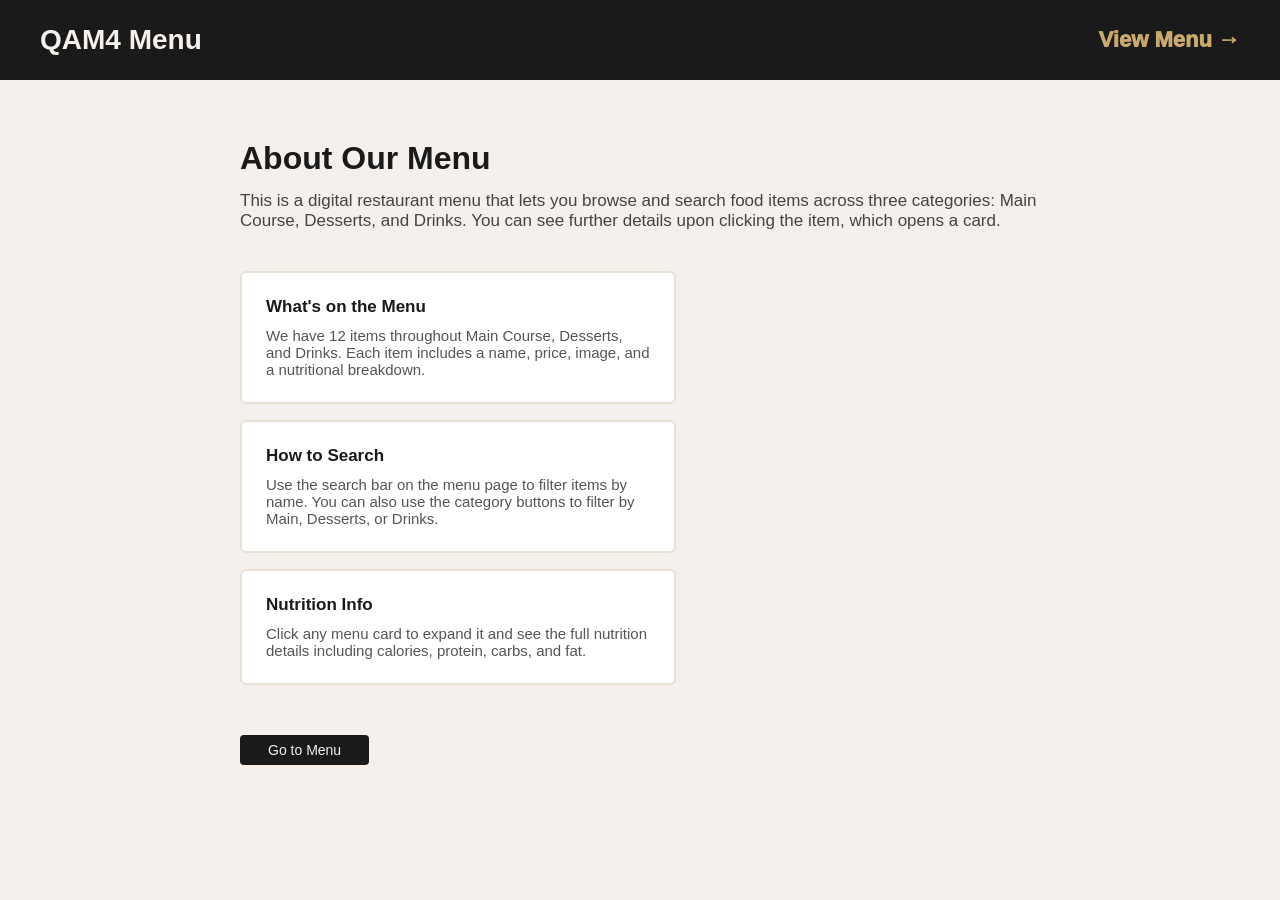
<file: QAM4-website/webpage/index.html>
<!DOCTYPE html>
<html>
  <head>
    <meta charset="utf-8">
    <meta name="viewport" content="width=device-width">
    <title>About - QAM4 Menu</title>
    <link href="style.css" rel="stylesheet" type="text/css" />
  </head>
  <body>

    <header>
      <h1>QAM4 Menu</h1>
      <nav><a href="menu.html">View Menu →</a></nav>
    </header>

    <main class  =  "aboutMain">
      <section class = "about-hero">
        <h2>About Our Menu</h2>
        <p>This is a digital restaurant menu that lets you browse and search food items across three categories: Main Course, 
          Desserts, and Drinks. You can see further details upon clicking the item, which opens a card.</p>
      </section>

      <section class = "aboutGrid">
        <div class = "aboutCard">
          <h3>What's on the Menu</h3>
          <p>We have 12 items throughout Main Course, Desserts, and Drinks. Each item includes a name, price, image, 
            and a nutritional breakdown.</p>
        </div>
        <div class = "aboutCard">
          <h3>How to Search</h3>
          <p>Use the search bar on the menu page to filter items by name. You can also use the category buttons to filter by Main, Desserts, or Drinks.</p>
        </div>
        <div class = "aboutCard">
          <h3>Nutrition Info</h3>
          <p>Click any menu card to expand it and see the full nutrition details including calories, protein, carbs, and fat.</p>
        </div>
      </section>

      <a href = "menu.html" class = "backBtn">Go to Menu</a>
    </main>

  </body>
</html>
</file>
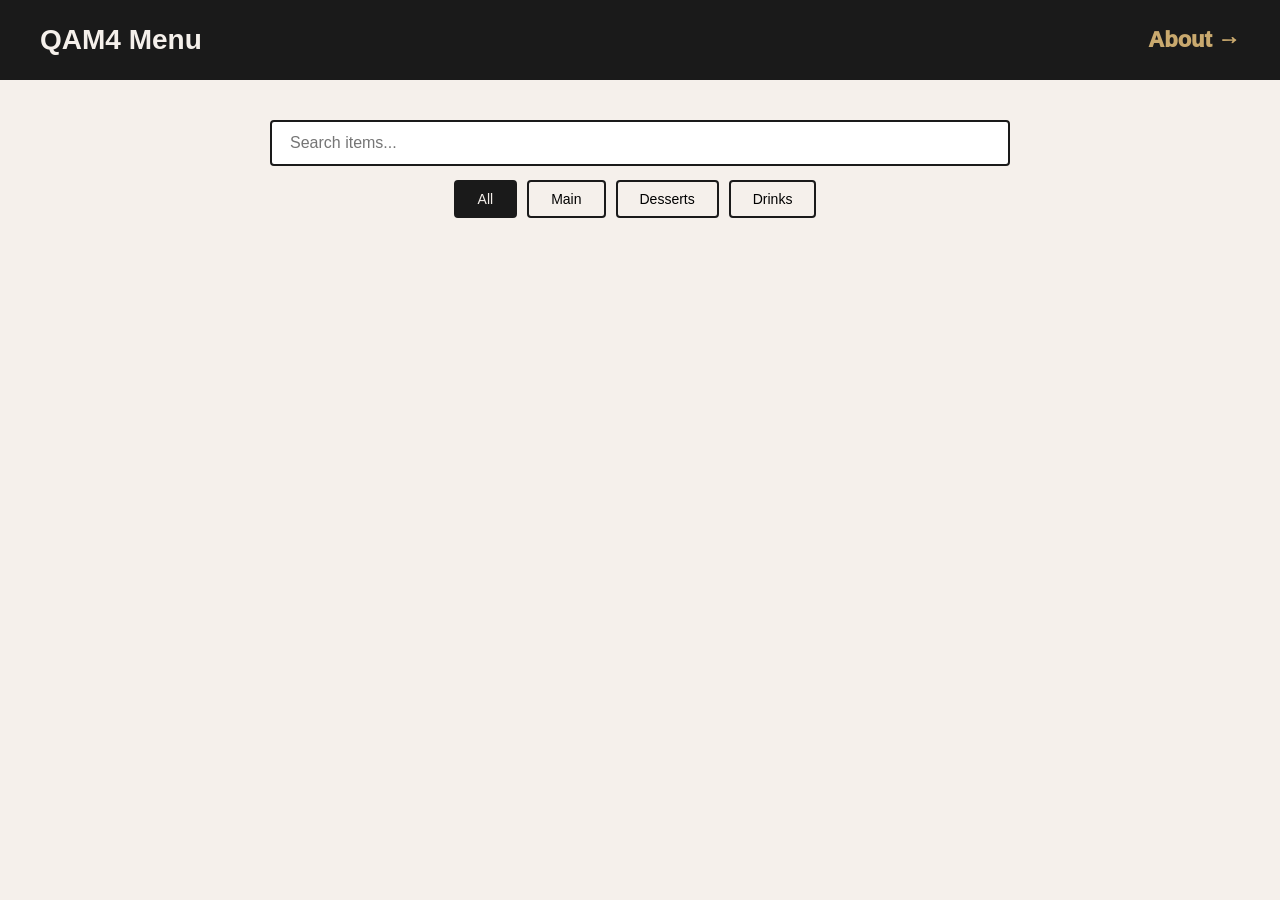
<file: QAM4-website/webpage/menu.html>
<!DOCTYPE html>
<html>
  <head>
    <meta charset="utf-8">
    <meta name="viewport" content="width=device-width">
    <title>Menu - QAM4</title>
    <link href="style.css" rel="stylesheet" type="text/css" />
    <!-- We need to import JQUERY Library to make the api call-->
    <script src="https://ajax.googleapis.com/ajax/libs/jquery/3.6.0/jquery.min.js"></script>
    <script src="script.js"></script>
  </head>
  <body onload="init()">

    <header>
      <h1>QAM4 Menu</h1>
      <nav><a href="index.html">About →</a></nav>
    </header>

    <div class="controls">
      <input id="searchBox" type="text" placeholder="Search items..." oninput="filterCards()">
      <div class="buttons">
        <button class="filterBtn active" onclick="filterByCategory('All', this)">All</button>
        <button class="filterBtn" onclick="filterByCategory('Main Course', this)">Main</button>
        <button class="filterBtn" onclick="filterByCategory('Dessert', this)">Desserts</button>
        <button class="filterBtn" onclick="filterByCategory('Drinks', this)">Drinks</button>
      </div>
    </div>

    <div id="output"></div>

  </body>
</html>
</file>
<file: QAM4-website/webpage/style.css>
*{
  margin:0;
  padding:0;
}

body{
  background:rgb(245, 240, 235);
  font-family:Arial, sans-serif;
  color:rgb(26, 26, 26);
  min-height:100px;
}

header{
  background:rgb(26, 26, 26);
  color:rgb(245, 240, 235);
  padding:24px 40px;
  display:flex;
  align-items:center;
  justify-content:space-between;
}

header h1{
  font-size:28px;
}

header nav a{
  color:rgb(201, 169, 110);
  text-decoration:none;
  font-size:22px;
  font-weight:1000;
}

header nav a:hover{
  opacity:0.7;
}

.controls{
  max-width:700px;
  margin:40px auto 24px;
  padding:0 20px;
  display:flex;
  flex-direction:column;
  align-items:center;
}

#searchBox{
  width:100%;
  padding:12px 18px;
  border:2px solid rgb(26, 26, 26);
  border-radius:4px;
  font-family:Arial, sans-serif;
  font-size:16px;
  background:rgb(255, 255, 255);
  outline:none;
  margin-bottom:14px;
}

.buttons{
  display:flex;
}

.filterBtn{
  padding:9px 22px;
  border:2px solid rgb(26, 26, 26);
  background:transparent;
  font-family:Arial, sans-serif;
  font-size:14px;
  font-weight:500;
  cursor:pointer;
  border-radius:4px;
  margin-right:10px;
}

.filterBtn:hover, .filterBtn.active{
  background:rgb(26, 26, 26);
  color:rgb(245, 240, 235);
}

#output{
  max-width:700px;
  margin:0 auto 60px;
  padding:0 20px;
  display:flex;
  flex-direction:column;
}

.card{
  background:rgb(255, 255, 255);
  border:2px solid rgb(232, 224, 213);
  border-radius:6px;
  overflow:hidden;
  cursor:pointer;
  margin-bottom:12px;
}

.card:hover{
  border-color:rgb(201, 169, 110);
}

.card-summary{
  display:flex;
  justify-content:space-between;
  align-items:center;
  padding:18px 22px;
}

.card-summary h3{
  font-size:18px;
  font-weight:600;
}

.price{
  font-size:16px;
  font-weight:500;
  color:rgb(201, 169, 110);
}

.card-details{
  display:none;
  padding:0 22px 20px;
  border-top:1px solid rgb(232, 224, 213);
  flex-direction:column;
}

.card.expanded .card-details{
  display:flex;
}

.card-details img{
  width:100%;
  max-height:220px;
  border-radius:4px;
  margin-top:14px;
  margin-bottom:12px;
}

.category-tag{
  font-size:12px;
  font-weight:500;
  text-transform:uppercase;
  color:rgb(136, 136, 136);
  margin-bottom:10px;
}

.nutrition{
  display:flex;
  flex-wrap:wrap;
  background:rgb(245, 240, 235);
  padding:12px 14px;
  border-radius:4px;
}

.nutrition span{
  font-size:14px;
  font-weight:500;
  color:rgb(26, 26, 26);
  margin-right:16px;
}

.aboutMain{
  max-width:800px;
  margin:60px auto;
  padding:0 20px;
}

.about-hero{
  margin-bottom:40px;
}

.about-hero h2{
  font-size:32px;
  margin-bottom:14px;
}

.about-hero p{
  font-size:17px;
  color:rgb(68, 68, 68);
}

.aboutGrid{
  display:flex;
  flex-wrap:wrap;
  margin-bottom:40px;
}

.aboutCard{
  background:rgb(255, 255, 255);
  border:2px solid rgb(232, 224, 213);
  border-radius:6px;
  padding:24px;
  width:48%;
  margin-right:2%;
  margin-bottom:16px;
}

.aboutCard h3{
  font-size:17px;
  margin-bottom:10px;
}

.aboutCard p{
  font-size:15px;
  color:rgb(85, 85, 85);
}

.backBtn{
  padding:7px 28px;
  background:rgb(26, 26, 26);
  color:rgb(245, 240, 235);
  text-decoration:none;
  font-family:Arial, sans-serif;
  font-weight:400;
  border-radius:4px;
  font-size:14px;
}

.backBtn:hover{
  background:rgb(117, 112, 102);
}

.card-details img{
  width:200px;
  height:250px;
  border:2px solid rgb(232, 224, 213);
  border-radius:4px;
  margin-top:14px;
  margin-bottom:12px;
}
</file>
